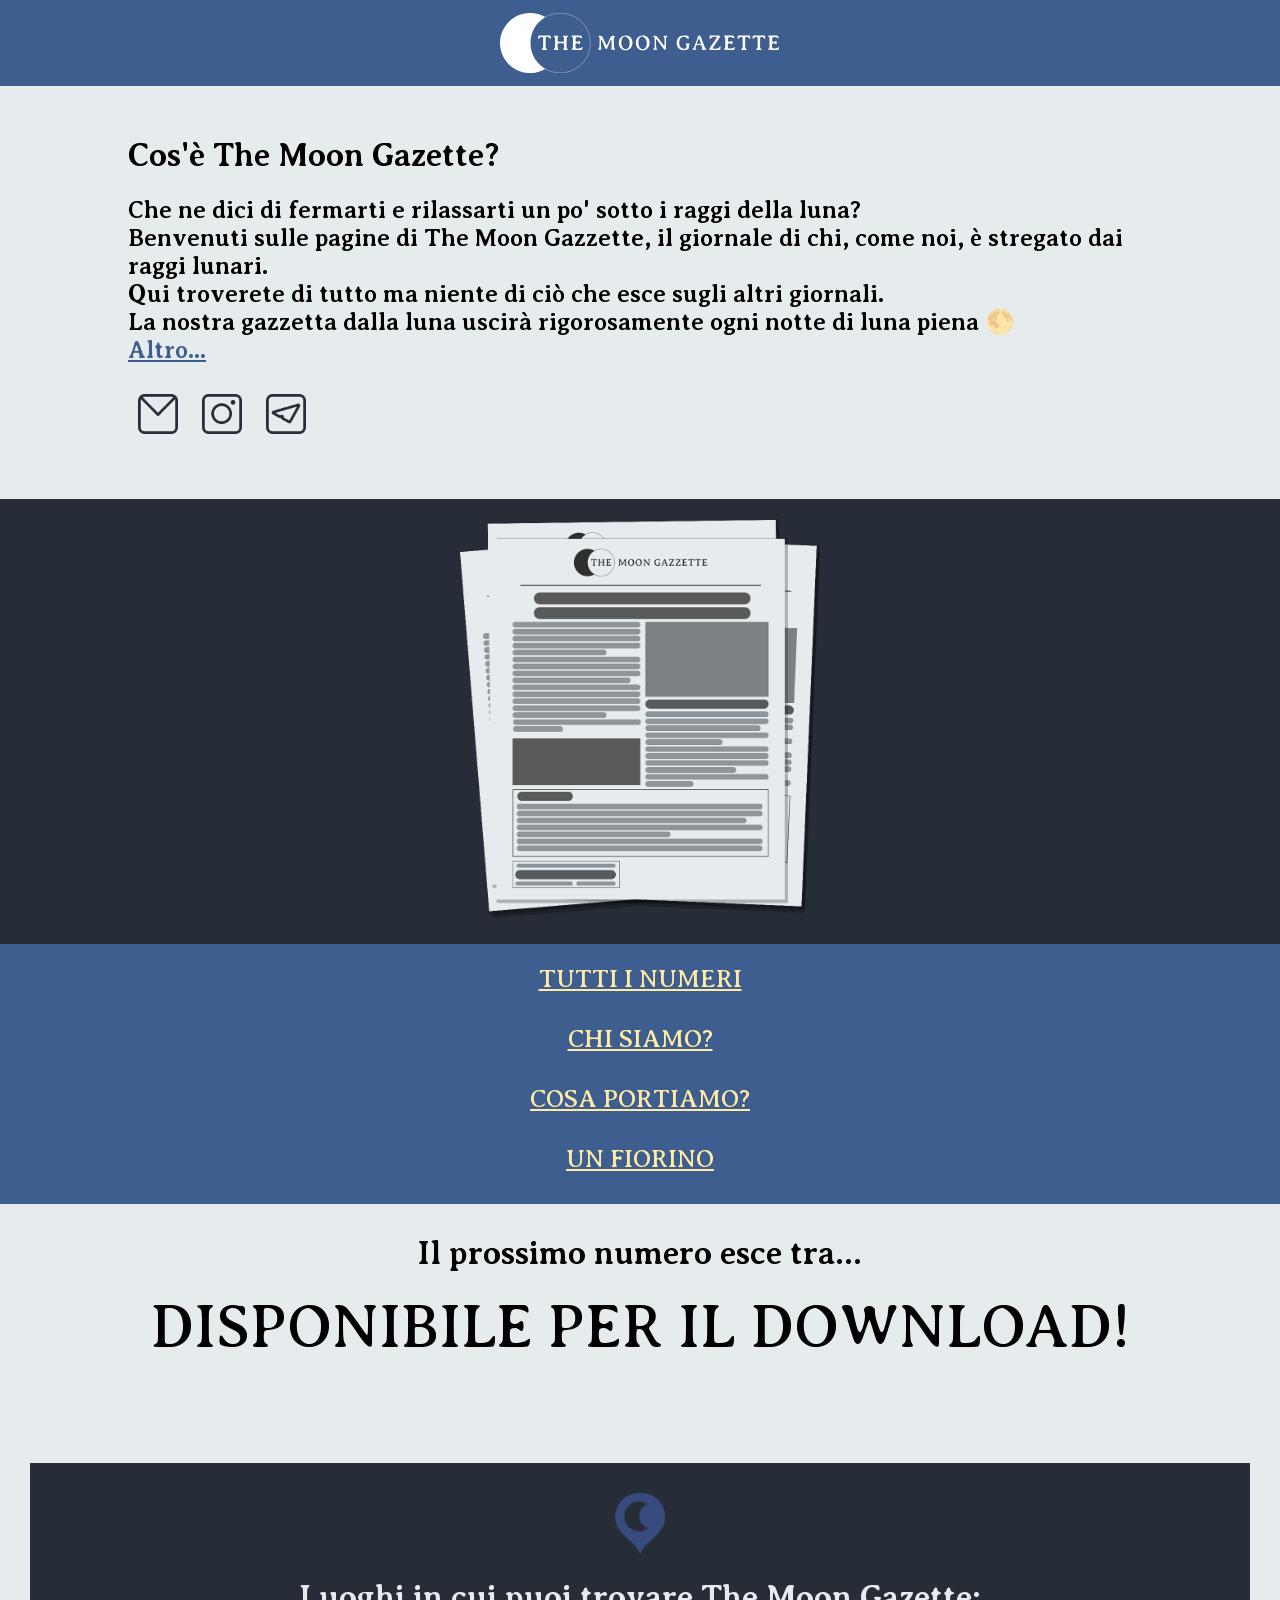
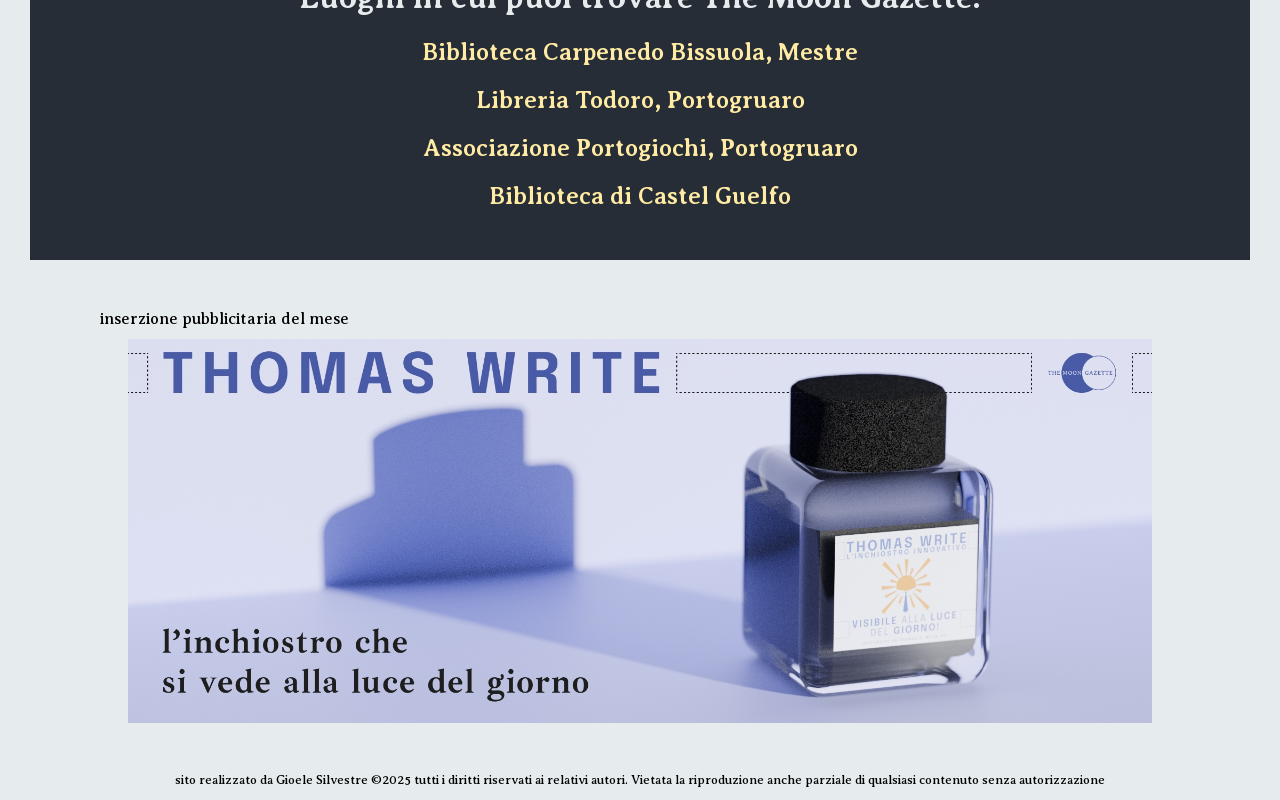
<file: index.html>
<!DOCTYPE html>
<html>
    <head>
        <title>The Moon Gazette</title>
        <link rel="icon" type="image/x-icon" href="img/TheMoonGazzette_FavICO-variante2.png">
    </head>

    <style>
        @import url('https://fonts.googleapis.com/css2?family=Averia+Serif+Libre:ital,wght@0,300;0,400;0,700;1,300;1,400;1,700&family=Josefin+Sans:ital,wght@0,100..700;1,100..700&display=swap');
    </style>

    <meta name="viewport" content="width=device-width, initial-scale=1.0">
    
    <body style="margin: 0px; background-color: #E6EBEE; width: 100%;font-family: Averia Serif Libre;">
        <div style="height: 80px;background-color: #3D5E8F;margin: 0px; padding-top: 6px;">
            <img src="img/TheMoonGazzette_logo_-basso-lunapiccola-_vettoriale.svg" style="height: 60px; margin: 0 auto; display: flex; justify-content: center; margin-top: 7px">
        </div>
        
        
        <div style="margin-left: 10%;margin-right: 10%; margin-top: 50px; margin-bottom: 50px;">
            <h1>Cos'è The Moon Gazette?</h1>
            <h2>Che ne dici di fermarti e rilassarti un po' sotto i raggi della luna?
                <br>Benvenuti sulle pagine di The Moon Gazzette, il giornale di chi, come noi, è stregato dai raggi lunari.
                <br>Qui troverete di tutto ma niente di ciò che esce sugli altri giornali.
                <br>La nostra gazzetta dalla luna uscirà rigorosamente ogni notte di luna piena 🌕
                <br><a href="tmg.html" style="color:#3D5E8F">Altro...</a>
            </h2>
            <div>
                <a target="_blank" href="mailto:themoongazette@gmail.com"><img src="img/tmg_ico_mail.png" style="height: 40px;margin: 10px;"></img></a>
                <a target="_blank" href="https://www.instagram.com/lagazzettadallaluna/"><img src="img/tmg_ico_insta.png" style="height: 40px;margin: 10px;"></img></a>
                <a target="_blank" href="https://t.me/+0aUVegtNQpM4NGI8"><img src="img/tmg_ico_telegram.png" style="height: 40px;margin: 10px;"></img></a>
                <div style="margin-bottom: 20px;">
                    <script type="text/javascript" src="https://cdnjs.buymeacoffee.com/1.0.0/button.prod.min.js" data-name="bmc-button" data-slug="themoongazette" data-color="#3D5E8F" data-emoji=""  data-font="Cookie" data-text="Buy us a coffee" data-outline-color="#ffffff" data-font-color="#ffffff" data-coffee-color="#FFDD00" ></script>
                </div>
            </div>
        </div>
        
        <div style="background-color: #272D36; margin: 0 auto; display: flex; justify-content: center;">
            <a target="blank" href="numeri.html"><img src="img/numeri-impilati_tmg.png" style="height: 400px;margin: 20px;">
        </div>
        <div style="background-color: #3D5E8F;height: 240px; text-align: center;font-size: 25px; padding-top: 20px;">
            <a href="numeri.html" style="color: #FFEBA3; margin: 20px;">TUTTI I NUMERI</a><br>
            <br>
            <a href="chi_siamo.html" style="color: #FFEBA3; margin: 20px;">CHI SIAMO?</a><br>
            <br>
            <a href="tmg.html" style="color: #FFEBA3; margin: 20px;">COSA PORTIAMO?</a><br>
            <br>
            <a target="_blank" href="https://www.buymeacoffee.com/themoongazette" style="color: #FFEBA3; margin: 20px;">UN FIORINO</a>
        </div>

        <div>
            <h1 style="text-align: center; margin-top: 30px; margin-bottom: 10px; margin-left: 20%;margin-right: 20%;">Il prossimo numero esce tra...</h1>
            <iframe src="The-Moon-CountDown.html" style="width: 80%;margin: 0 auto; display: flex; justify-content: center;" frameBorder="0"></iframe>
        </div>

        <div style="margin: 30px; text-align: center; background-color: #272D36; padding-top: 30px;padding-bottom: 30px;">
            <img src="img/themoonmap.png" style="width: 50px;margin: 0 auto; display: flex; justify-content: center;">
            <h1 style="color: #E6EBEE;">Luoghi in cui puoi trovare The Moon Gazette:</h1>
            <h2 style="color: #FFEBA3;">Biblioteca Carpenedo Bissuola, Mestre</h2>
            <h2 style="color: #FFEBA3;">Libreria Todoro, Portogruaro</h2>
            <h2 style="color: #FFEBA3;">Associazione Portogiochi, Portogruaro</h2>
            <h2 style="color: #FFEBA3;">Biblioteca di Castel Guelfo</h2>
        </div>

        <div style="margin-top: 50px; margin-bottom: 50px;">
            <pr style="margin-left: 100px;">inserzione pubblicitaria del mese</pr>
            <div style="margin: 0 auto; display: flex; justify-content: center; margin-top: 10px">
                <img src="img/grafica-sig.write.jpg" style="width: 80%;">
            </div>
        </div>

        <p style="font-size: 0.8em; text-align: center;">sito realizzato da Gioele Silvestre ©2025 tutti i diritti riservati ai relativi autori. Vietata la riproduzione anche parziale di qualsiasi contenuto senza autorizzazione</p>

        <script data-name="BMC-Widget" data-cfasync="false" src="https://cdnjs.buymeacoffee.com/1.0.0/widget.prod.min.js" data-id="themoongazette" data-description="Support me on Buy me a coffee!" data-message="" data-color="#FFEBA3" data-position="Right" data-x_margin="18" data-y_margin="18"></script>
    
    </body>
</html>
</file>
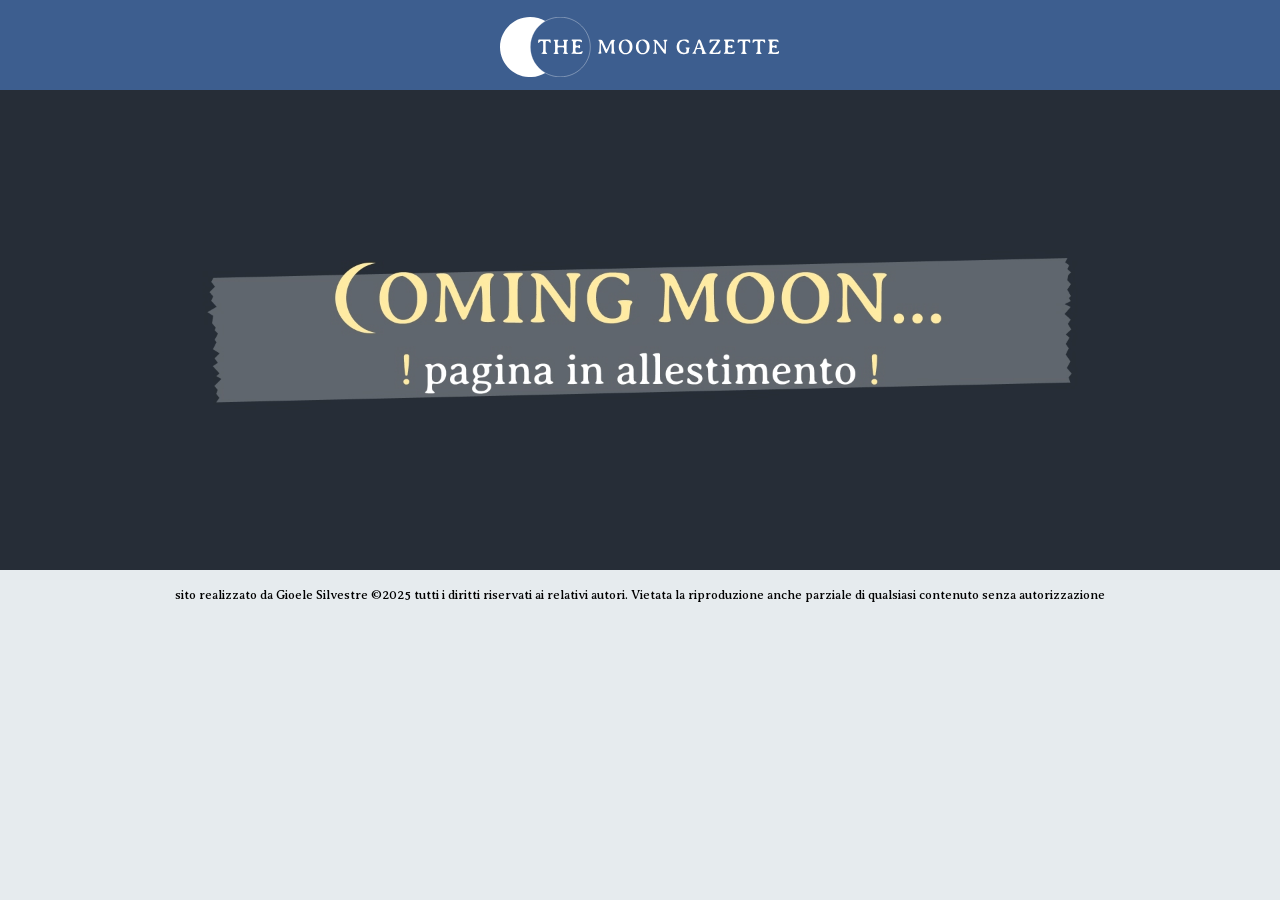
<file: chi_siamo.html>
<!DOCTYPE html>
<html>
    <head>
        <title>Download Numeri - The Moon Gazette</title>
    </head>

    <style>
        @import url('https://fonts.googleapis.com/css2?family=Averia+Serif+Libre:ital,wght@0,300;0,400;0,700;1,300;1,400;1,700&family=Josefin+Sans:ital,wght@0,100..700;1,100..700&display=swap');
    </style>

    <meta name="viewport" content="width=device-width, initial-scale=1.0">

    <body style="margin: 0px; background-color: #E6EBEE; width: 100%;font-family: Averia Serif Libre;">
        <div style="height: 80px;background-color: #3D5E8F;margin: 0px; padding-top: 10px;">
            <a href="index.html"><img src="img/TheMoonGazzette_logo_-basso-lunapiccola-_vettoriale.svg" style="height: 60px;  margin: 0 auto; display: flex; justify-content: center; margin-top: 7px"></a>
            <link rel="icon" type="image/x-icon" href="img/TheMoonGazzette_FavICO-variante2.png">
        </div>

        <img src="img/Coming-Moon.jpg" style="width: 100%;">
        
        <!--
        <div>
            <img src="img/tmg_il-team.jpg" style="width: 100%;">
        </div>

        <div style="background-color: #3D5E8F;">
            <div style="margin-left: 50px; width: 70%; color: #E6EBEE;">
                <img src="img/luna_pietrosantellani.png" style="height: 400px;">
                <h2>SCRITTORE
                <br>FONDATORE DI THE MOON GAZETTE
                <br>
                <br>
                <pr>Da sempre appassionato di letteratura, inizia a mettere le sue idee su carta. Nel 2021 fonda The Moon Gazette, di cui uscirono 2 numeri con un impaginazione minimale e stampati in casa. Dopo quasi 5 anni decide assieme alla sorella Anna e l'amico Gioele di riprendere in mano il progetto, con una direzione più definita</pr>
                <hr style="color: #FFEBA3;">
                <img src="img/luna_annasantellani.png" style="height: 400px;">
                <h2>
                <br>
                <br>
                <br>
                <pr></pr>
                <hr style="color: #FFEBA3;">
                <img src="img/luna_gioelesilvestre.png" style="height: 400px;">
                <h2>GRAFICO
                <br>SCRITTORE
                <br>
                <br>
                <pr></pr>
                <hr style="color: #FFEBA3;">
            </div>
        </div>
        <script data-name="BMC-Widget" data-cfasync="false" src="https://cdnjs.buymeacoffee.com/1.0.0/widget.prod.min.js" data-id="themoongazette" data-description="Support me on Buy me a coffee!" data-message="" data-color="#FFEBA3" data-position="Right" data-x_margin="18" data-y_margin="18"></script>
        -->

        <p style="font-size: 0.8em; text-align: center;">sito realizzato da Gioele Silvestre ©2025 tutti i diritti riservati ai relativi autori. Vietata la riproduzione anche parziale di qualsiasi contenuto senza autorizzazione</p>
    </body>
</html>
</file>
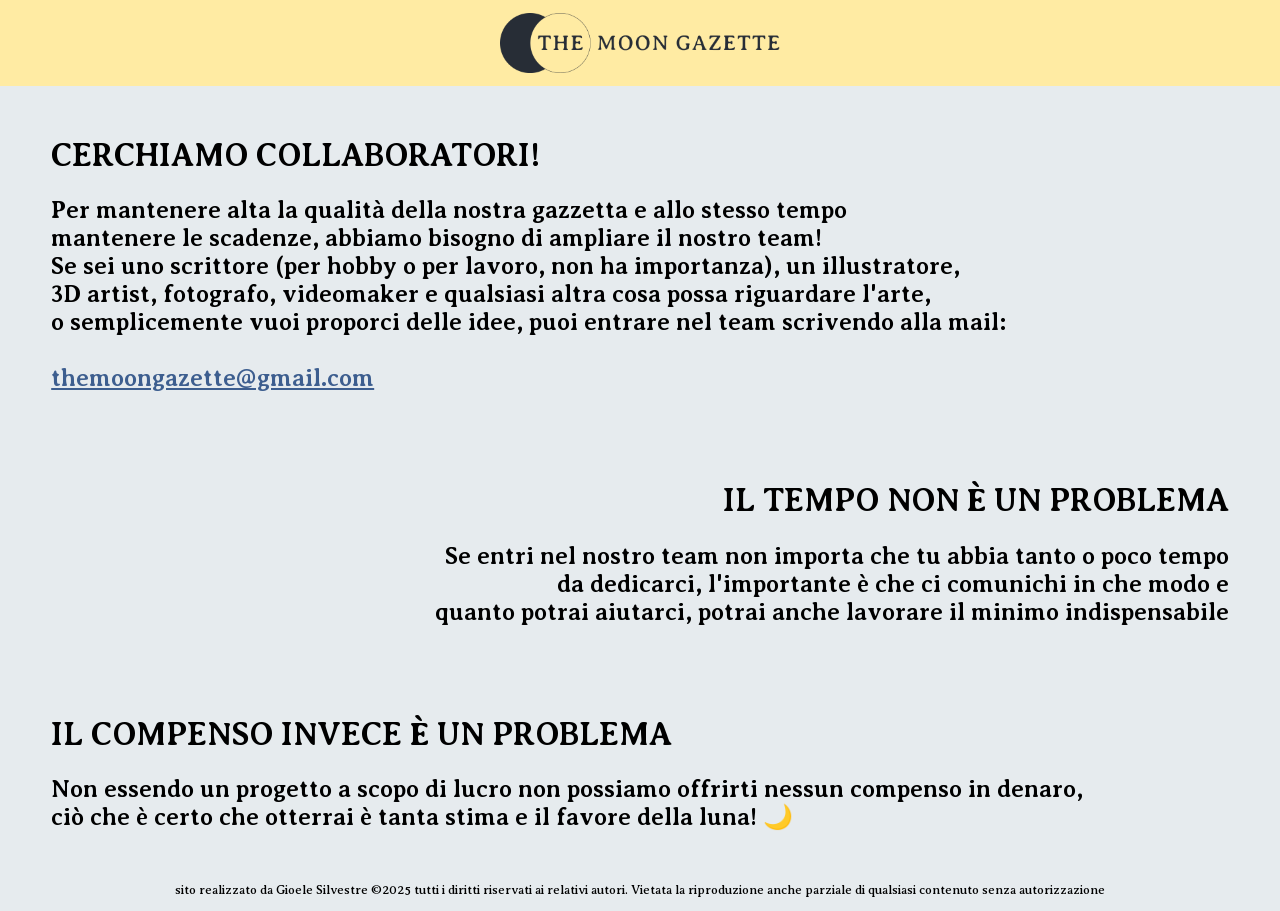
<file: entra_nel_team.html>
<!DOCTYPE html>
<html>
    <head>
        <title>The Moon Gazette</title>
    </head>

    <style>
        @import url('https://fonts.googleapis.com/css2?family=Averia+Serif+Libre:ital,wght@0,300;0,400;0,700;1,300;1,400;1,700&family=Josefin+Sans:ital,wght@0,100..700;1,100..700&display=swap');
    </style>

    <meta name="viewport" content="width=device-width, initial-scale=1.0">

    <body style="margin: 0px; background-color: #E6EBEE; width: 100%;font-family: Averia Serif Libre;">
        <div style="height: 80px;background-color: #FFEBA3;margin: 0px; padding-top: 6px;">
            <a href="index.html"><img src="img/TheMoonGazzette_logo_-basso-lunapiccola-_vettoriale_SCURO.png" style="height: 60px;  margin: 0 auto; display: flex; justify-content: center; margin-top: 7px"></a>
            <link rel="icon" type="image/x-icon" href="img/TheMoonGazzette_FavICO-variante2.png">
        </div>
        
        <div style="margin-left: 4%; margin-top: 50px;">
            <h1>CERCHIAMO COLLABORATORI!</h1>
            <h2>Per mantenere alta la qualità della nostra gazzetta e allo stesso tempo
            <br>mantenere le scadenze, abbiamo bisogno di ampliare il nostro team!
            <br>Se sei uno scrittore (per hobby o per lavoro, non ha importanza), un illustratore,
            <br>3D artist, fotografo, videomaker e qualsiasi altra cosa possa riguardare l'arte,
            <br>o semplicemente vuoi proporci delle idee, puoi entrare nel team scrivendo alla mail:
            <br>
            <br><a href="mailto:themoongazette@gmail.com" style="color: #3D5E8F;">themoongazette@gmail.com</a>
            </h2>
            <br>
        </div>
        <div style="margin-right: 4%; margin-top: 50px; text-align: right;">
            <h1>IL TEMPO NON È UN PROBLEMA</h1>
            <h2>Se entri nel nostro team non importa che tu abbia tanto o poco tempo
            <br>da dedicarci, l'importante è che ci comunichi in che modo e
            <br>quanto potrai aiutarci, potrai anche lavorare il minimo indispensabile</h2>
            <br>
        </div>
        <div style="margin-left: 4%; margin-top: 50px;">
            <h1>IL COMPENSO INVECE È UN PROBLEMA</h1>
            <h2>Non essendo un progetto a scopo di lucro non possiamo offrirti nessun compenso in denaro,
            <br>ciò che è certo che otterrai è tanta stima e il favore della luna! 🌙</h2>
            <br>
        </div>

        <p style="font-size: 0.8em; text-align: center;">sito realizzato da Gioele Silvestre ©2025 tutti i diritti riservati ai relativi autori. Vietata la riproduzione anche parziale di qualsiasi contenuto senza autorizzazione</p>
    </body>
</html>
</file>
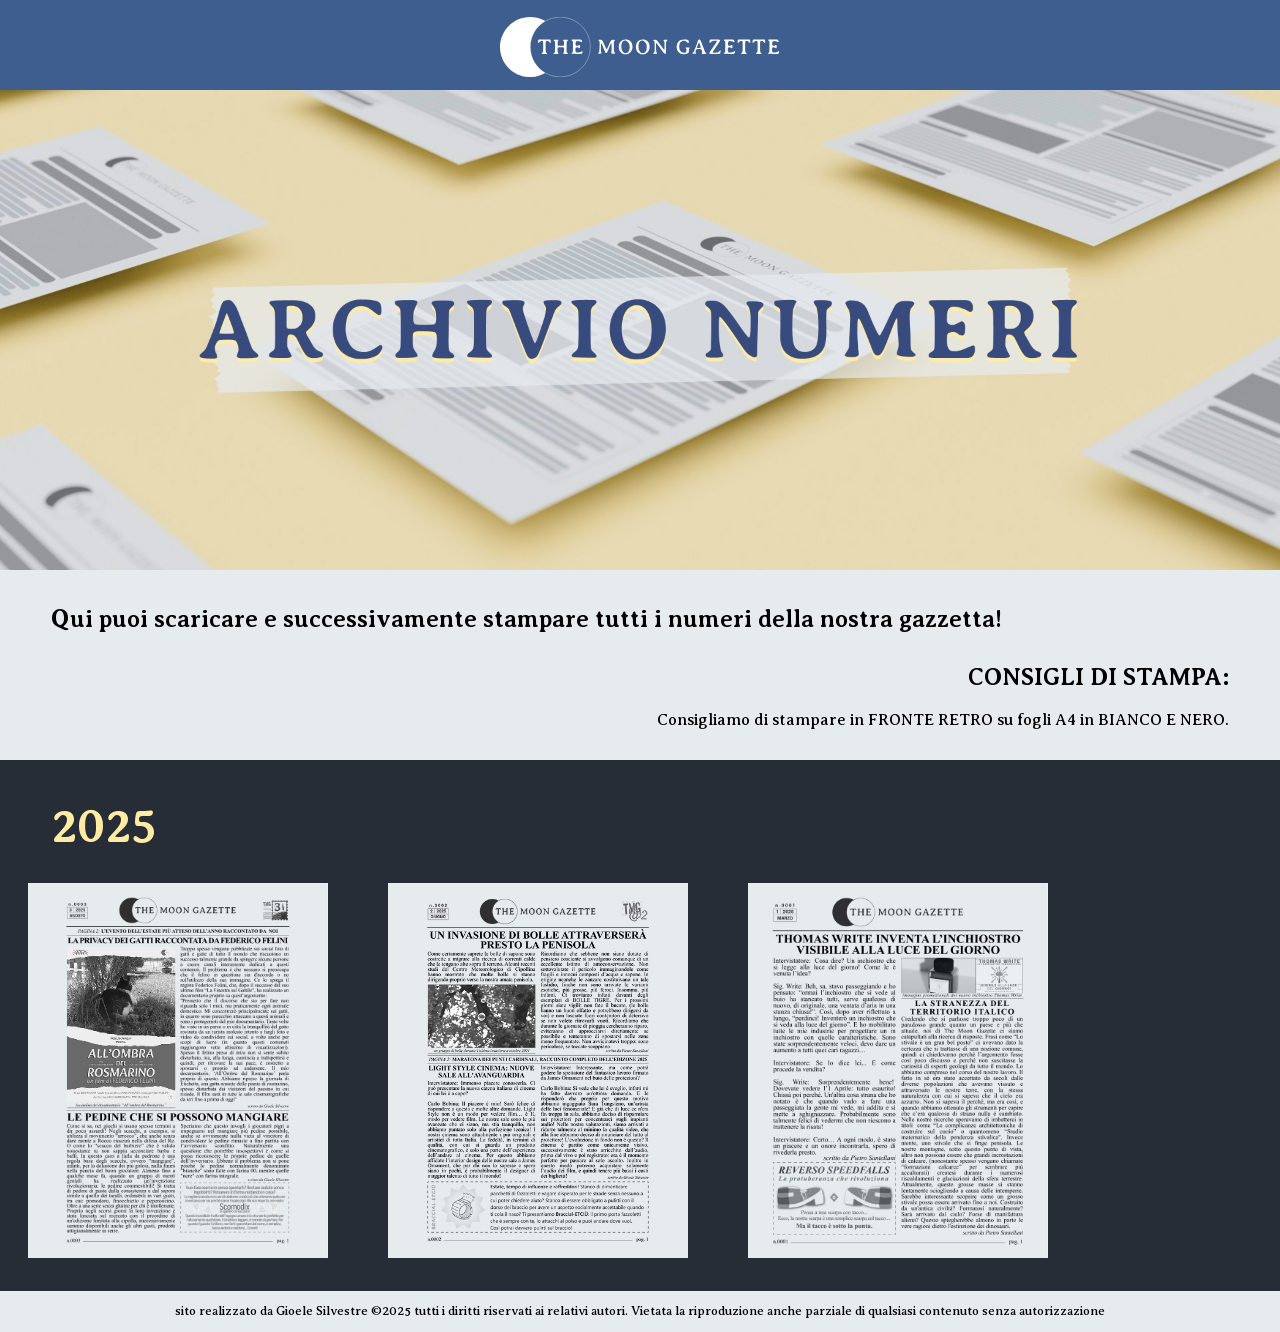
<file: numeri.html>
<!DOCTYPE html>
<html>
    <head>
        <title>Download Numeri - The Moon Gazette</title>
    </head>

    <style>
        @import url('https://fonts.googleapis.com/css2?family=Averia+Serif+Libre:ital,wght@0,300;0,400;0,700;1,300;1,400;1,700&family=Josefin+Sans:ital,wght@0,100..700;1,100..700&display=swap');
    </style>

    <meta name="viewport" content="width=device-width, initial-scale=1.0">

    <body style="margin: 0px; background-color: #E6EBEE; width: 100%;font-family: Averia Serif Libre;">
        <div style="height: 80px;background-color: #3D5E8F;margin: 0px; padding-top: 10px;">
            <a href="index.html"><img src="img/TheMoonGazzette_logo_-basso-lunapiccola-_vettoriale.svg" style="height: 60px;  margin: 0 auto; display: flex; justify-content: center; margin-top: 7px"></a>
            <link rel="icon" type="image/x-icon" href="img/TheMoonGazzette_FavICO-variante2.png">
        </div>
        
        <div>
            <img src="img/tmg_numeri_3d.jpg" style="width: 100%;">
        </div>

        <div style="margin: 30px; margin-left: 4%">
            <h2>Qui puoi scaricare e successivamente stampare tutti i numeri della nostra gazzetta!</h2>
        </div>
        <div style="margin: 30px; margin-right: 4%; text-align: right;">
            <h2>CONSIGLI DI STAMPA:</h2>
            <pr>Consigliamo di stampare in FRONTE RETRO su fogli A4 in BIANCO E NERO.</pr>
        </div>

        <div style="background-color: #272D36 ;padding-top: 5px;">
            <h1 style="margin-left: 4%;margin-bottom: 0px; color: #FFEBA3; font-size: 300%;">2025</h1>    
            <div style="overflow-x: scroll; white-space: nowrap;">
                <a target="_blank" href="pdf/TMG_-n0003-2025-_A4_-250905-.pdf"><img src="img/TMG_-n0003-ANTEPRIMA-2025-_WEB.jpg" style="width: 300px;margin: 28px;"></a>
                <a target="_blank" href="pdf/TMG_-n0002-2025-_A4_-250615-.pdf"><img src="img/TMG_-n0002-ANTEPRIMA-2025-_WEB.jpg" style="width: 300px;margin: 28px;"></a>
                <a target="_blank" href="pdf/TMG_-n0001-2025-_A4.pdf"><img src="img/TMG_-n0001-p01-2025-_WEB_2.jpg" style="width: 300px;margin: 28px;"></a>
            </div>
        </div>

        <p style="font-size: 0.8em; text-align: center;">sito realizzato da Gioele Silvestre ©2025 tutti i diritti riservati ai relativi autori. Vietata la riproduzione anche parziale di qualsiasi contenuto senza autorizzazione</p>
        
        <script data-name="BMC-Widget" data-cfasync="false" src="https://cdnjs.buymeacoffee.com/1.0.0/widget.prod.min.js" data-id="themoongazette" data-description="Support me on Buy me a coffee!" data-message="" data-color="#FFEBA3" data-position="Right" data-x_margin="18" data-y_margin="18"></script>
    </body>
</html>
</file>
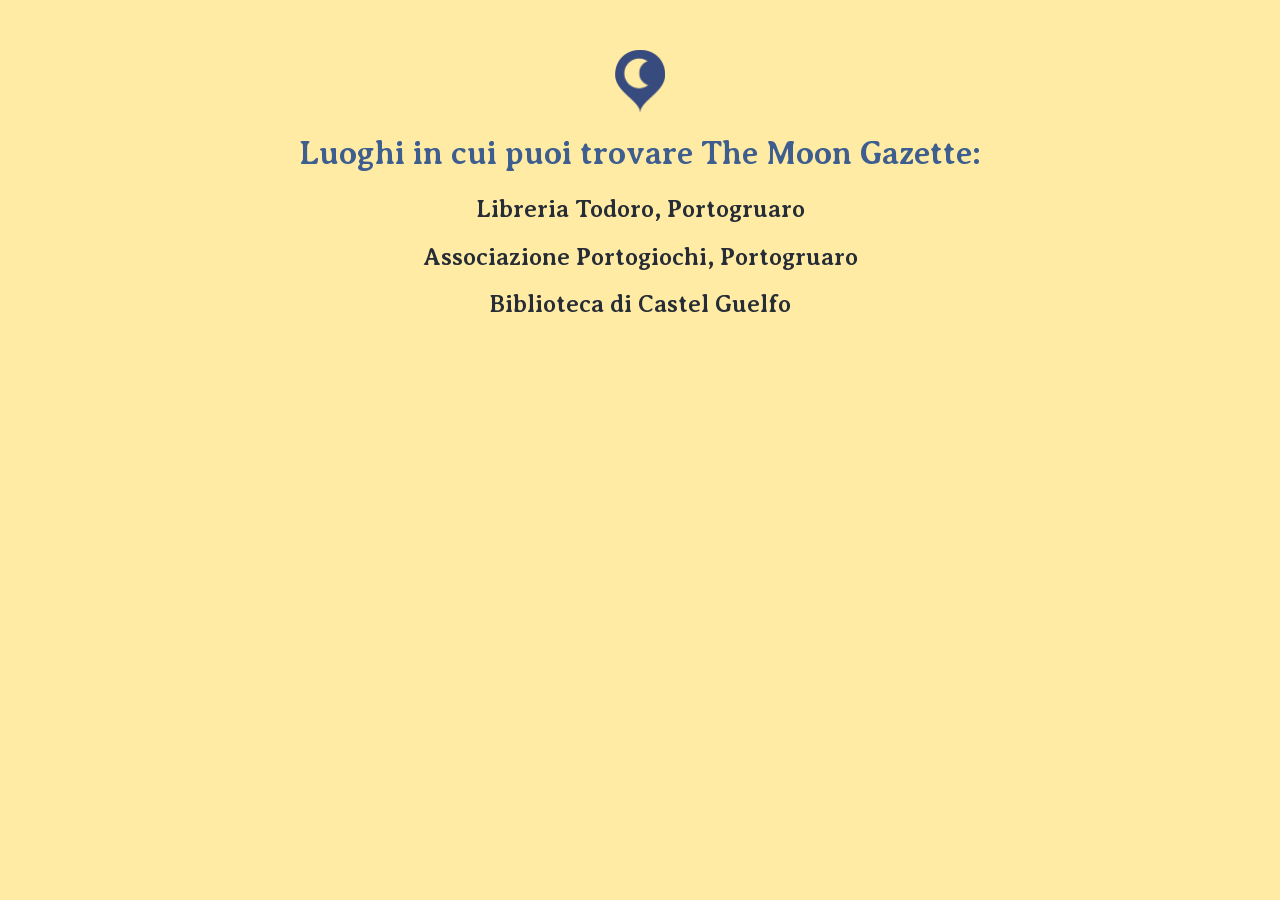
<file: the-moon-map.html>
<!DOCTYPE html>
<html>
    <head>
        <title>Download Numeri - The Moon Gazette</title>
    </head>

    <style>
        @import url('https://fonts.googleapis.com/css2?family=Averia+Serif+Libre:ital,wght@0,300;0,400;0,700;1,300;1,400;1,700&family=Josefin+Sans:ital,wght@0,100..700;1,100..700&display=swap');
    </style>

    <body style="margin: 0px; background-color: #FFEBA3; width: 100%;font-family: Averia Serif Libre;">
        <div style="margin: 50px; text-align: center;">
            <img src="img/themoonmap.png" style="width: 50px;margin: 0 auto; display: flex; justify-content: center;">
            <h1 style="color: #3D5E8F;">Luoghi in cui puoi trovare The Moon Gazette:</h1>
            <h2 style="color: #272D36;">Libreria Todoro, Portogruaro</h2>
            <h2 style="color: #272D36;">Associazione Portogiochi, Portogruaro</h2>
            <h2 style="color: #272D36;">Biblioteca di Castel Guelfo</h2>
        </div>
    </body>
</html>
</file>
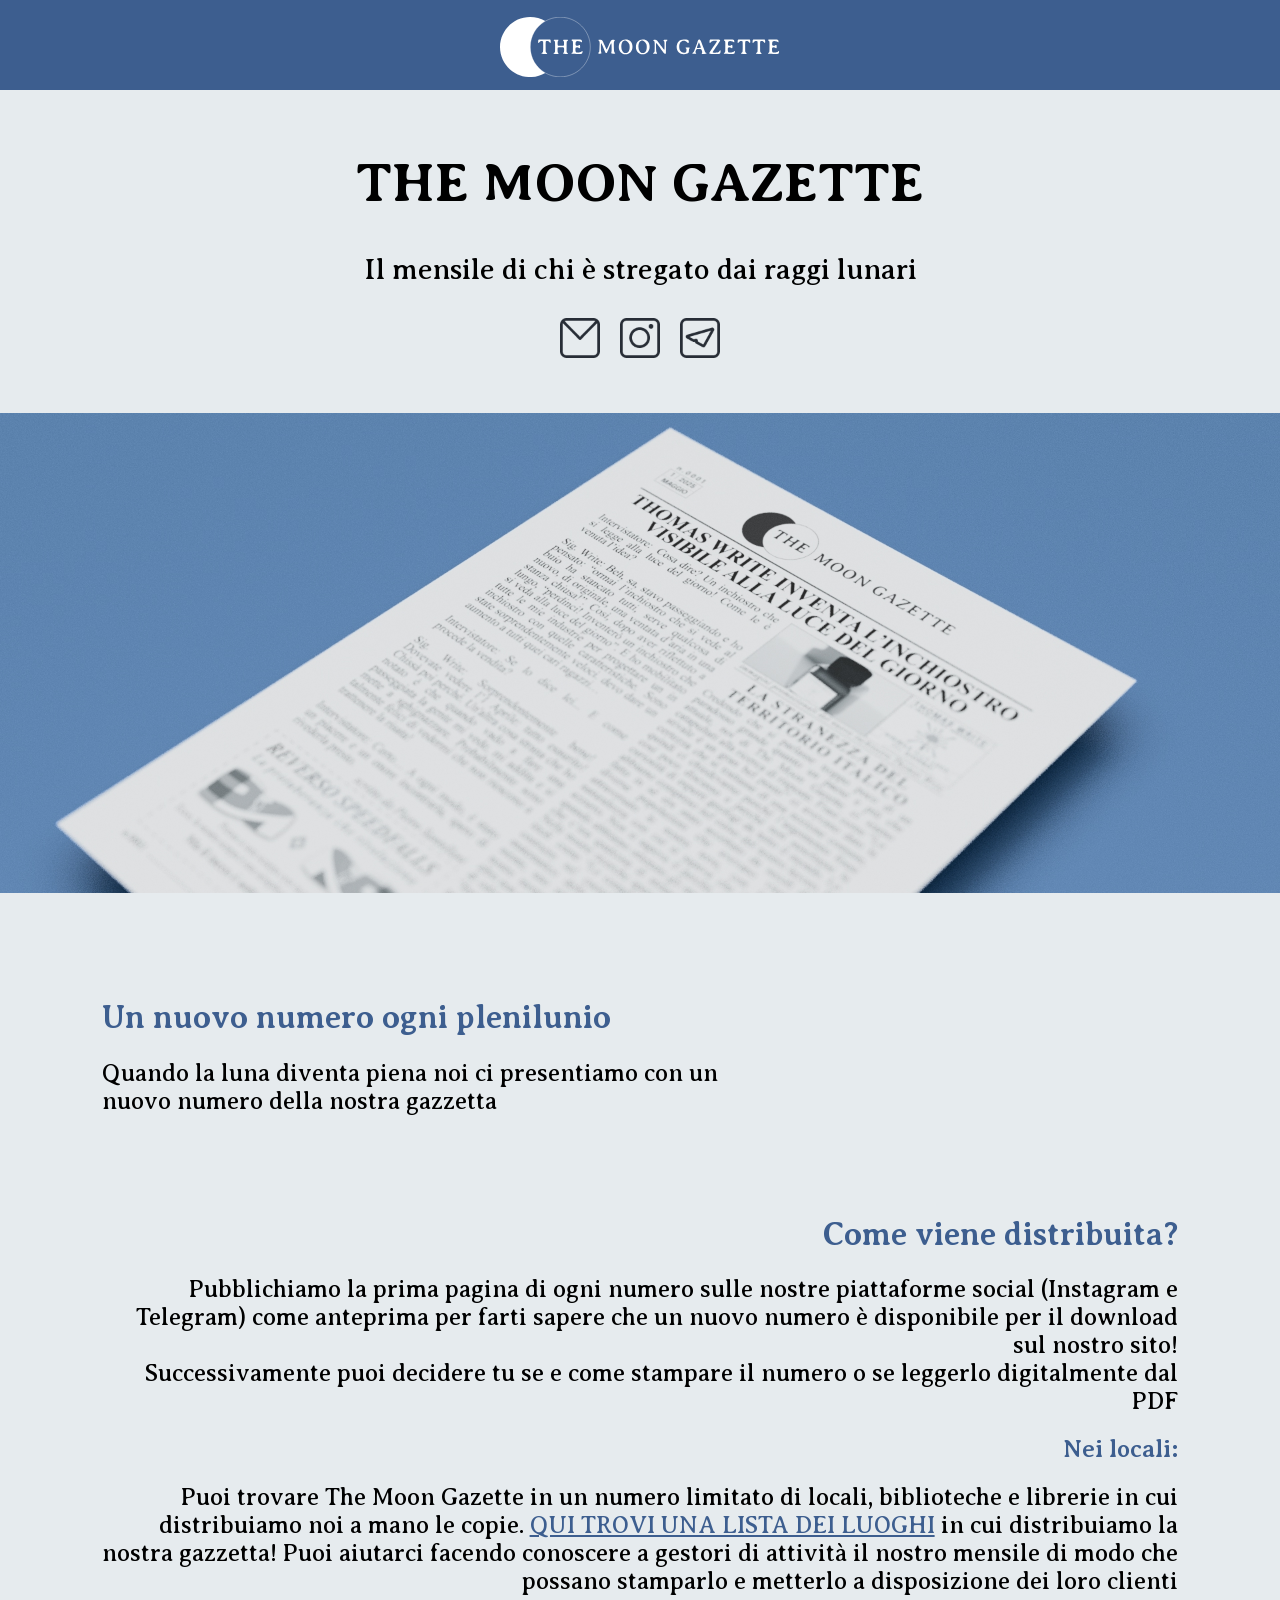
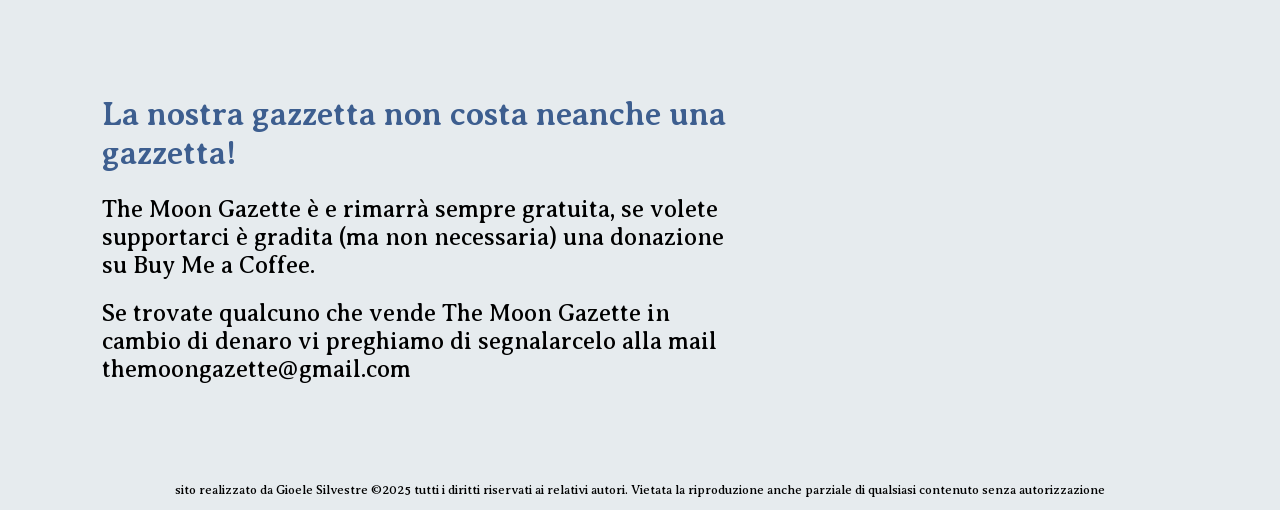
<file: tmg.html>
<!DOCTYPE html>
<html>
    <head>
        <title>The Moon Gazette</title>
    </head>

    <style>
        @import url('https://fonts.googleapis.com/css2?family=Averia+Serif+Libre:ital,wght@0,300;0,400;0,700;1,300;1,400;1,700&family=Josefin+Sans:ital,wght@0,100..700;1,100..700&display=swap');
    </style>

    <meta name="viewport" content="width=device-width, initial-scale=1.0">

    <body style="margin: 0px; background-color: #E6EBEE; width: 100%;font-family: Averia Serif Libre;">
        <div style="height: 80px;background-color: #3D5E8F;margin: 0px; padding-top: 10px;">
            <a href="index.html"><img src="img/TheMoonGazzette_logo_-basso-lunapiccola-_vettoriale.svg" style="height: 60px;  margin: 0 auto; display: flex; justify-content: center; margin-top: 7px"></a>
            <link rel="icon" type="image/x-icon" href="img/TheMoonGazzette_FavICO-variante2.png">
        </div>
        
        <div style="text-align: center;margin-top: 60px; margin-bottom: 40px;">
            <h1 style="font-size: 340%;">THE MOON GAZETTE</h1>
            <pr style="font-size: 140%; font-size: 180%;">Il mensile di chi è stregato dai raggi lunari</pr>
            <div style="margin: 0 auto; display: flex; justify-content: center; margin-top: 20px"> 
                <a target="_blank" href="mailto:themoongazette@gmail.com"><img src="img/tmg_ico_mail.png" style="height: 40px;margin: 10px;"></img></a>
                <a target="_blank" href="https://www.instagram.com/lagazzettadallaluna/"><img src="img/tmg_ico_insta.png" style="height: 40px;margin: 10px;"></img></a>
                <a target="_blank" href="https://t.me/+0aUVegtNQpM4NGI8"><img src="img/tmg_ico_telegram.png" style="height: 40px;margin: 10px;"></img></a>
            </div>
        </div>
        <div>
            <img src="img/tmg_tmg_n0001_3d.jpg" style="width: 100%;">
        </div>
        <div>
            <div style="margin: 100px;margin-left: 8%; width: 50%;" >
                <h1 style="color: #3D5E8F;">Un nuovo numero ogni plenilunio</h1>
                <pr style="font-size: 150%;">Quando la luna diventa piena noi ci presentiamo con un nuovo numero della nostra gazzetta</pr>
            </div>
            <div style="margin: 100px;margin-right: 8%; text-align: right;">
                <h1 style="color: #3D5E8F;">Come viene distribuita?</h1>
                <pr style="font-size: 150%;">Pubblichiamo la prima pagina di ogni numero sulle nostre piattaforme social (Instagram e Telegram) come anteprima per farti sapere che un nuovo numero è disponibile per il download sul nostro sito!
                <br>Successivamente puoi decidere tu se e come stampare il numero o se leggerlo digitalmente dal PDF</pr>
                <h2 style="color: #3D5E8F;">Nei locali:</h2>
                <pr style="font-size: 150%;">Puoi trovare The Moon Gazette in un numero limitato di locali, biblioteche e librerie in cui distribuiamo noi a mano le copie. <a href="index.html" style="color: #3D5E8F;">QUI TROVI UNA LISTA DEI LUOGHI</a> in cui distribuiamo la nostra gazzetta! Puoi aiutarci facendo conoscere a gestori di attività il nostro mensile di modo che possano stamparlo e metterlo a disposizione dei loro clienti</pr>
            </div>
            <div style="margin: 100px;margin-left: 8%; width: 50%;" >
                <h1 style="color: #3D5E8F;">La nostra gazzetta non costa neanche una gazzetta!</h1>
                <pr style="font-size: 150%;">The Moon Gazette è e rimarrà sempre gratuita, se volete supportarci è gradita (ma non necessaria) una donazione su Buy Me a Coffee.</pr>
                <div  style="margin: 20px;">
                    <script type="text/javascript" src="https://cdnjs.buymeacoffee.com/1.0.0/button.prod.min.js" data-name="bmc-button" data-slug="themoongazette" data-color="#E6EBEE" data-emoji=""  data-font="Cookie" data-text="Buy us a coffee" data-outline-color="#000000" data-font-color="#000000" data-coffee-color="#FFDD00"></script>
                </div>
                <pr style="font-size: 150%;">Se trovate qualcuno che vende The Moon Gazette in cambio di denaro vi preghiamo di segnalarcelo alla mail themoongazette@gmail.com</pr>
            </div>
        </div>

        <p style="font-size: 0.8em; text-align: center;">sito realizzato da Gioele Silvestre ©2025 tutti i diritti riservati ai relativi autori. Vietata la riproduzione anche parziale di qualsiasi contenuto senza autorizzazione</p>
        
        <script data-name="BMC-Widget" data-cfasync="false" src="https://cdnjs.buymeacoffee.com/1.0.0/widget.prod.min.js" data-id="themoongazette" data-description="Support me on Buy me a coffee!" data-message="" data-color="#FFEBA3" data-position="Right" data-x_margin="18" data-y_margin="18"></script>
    </body>
</html>
</file>
